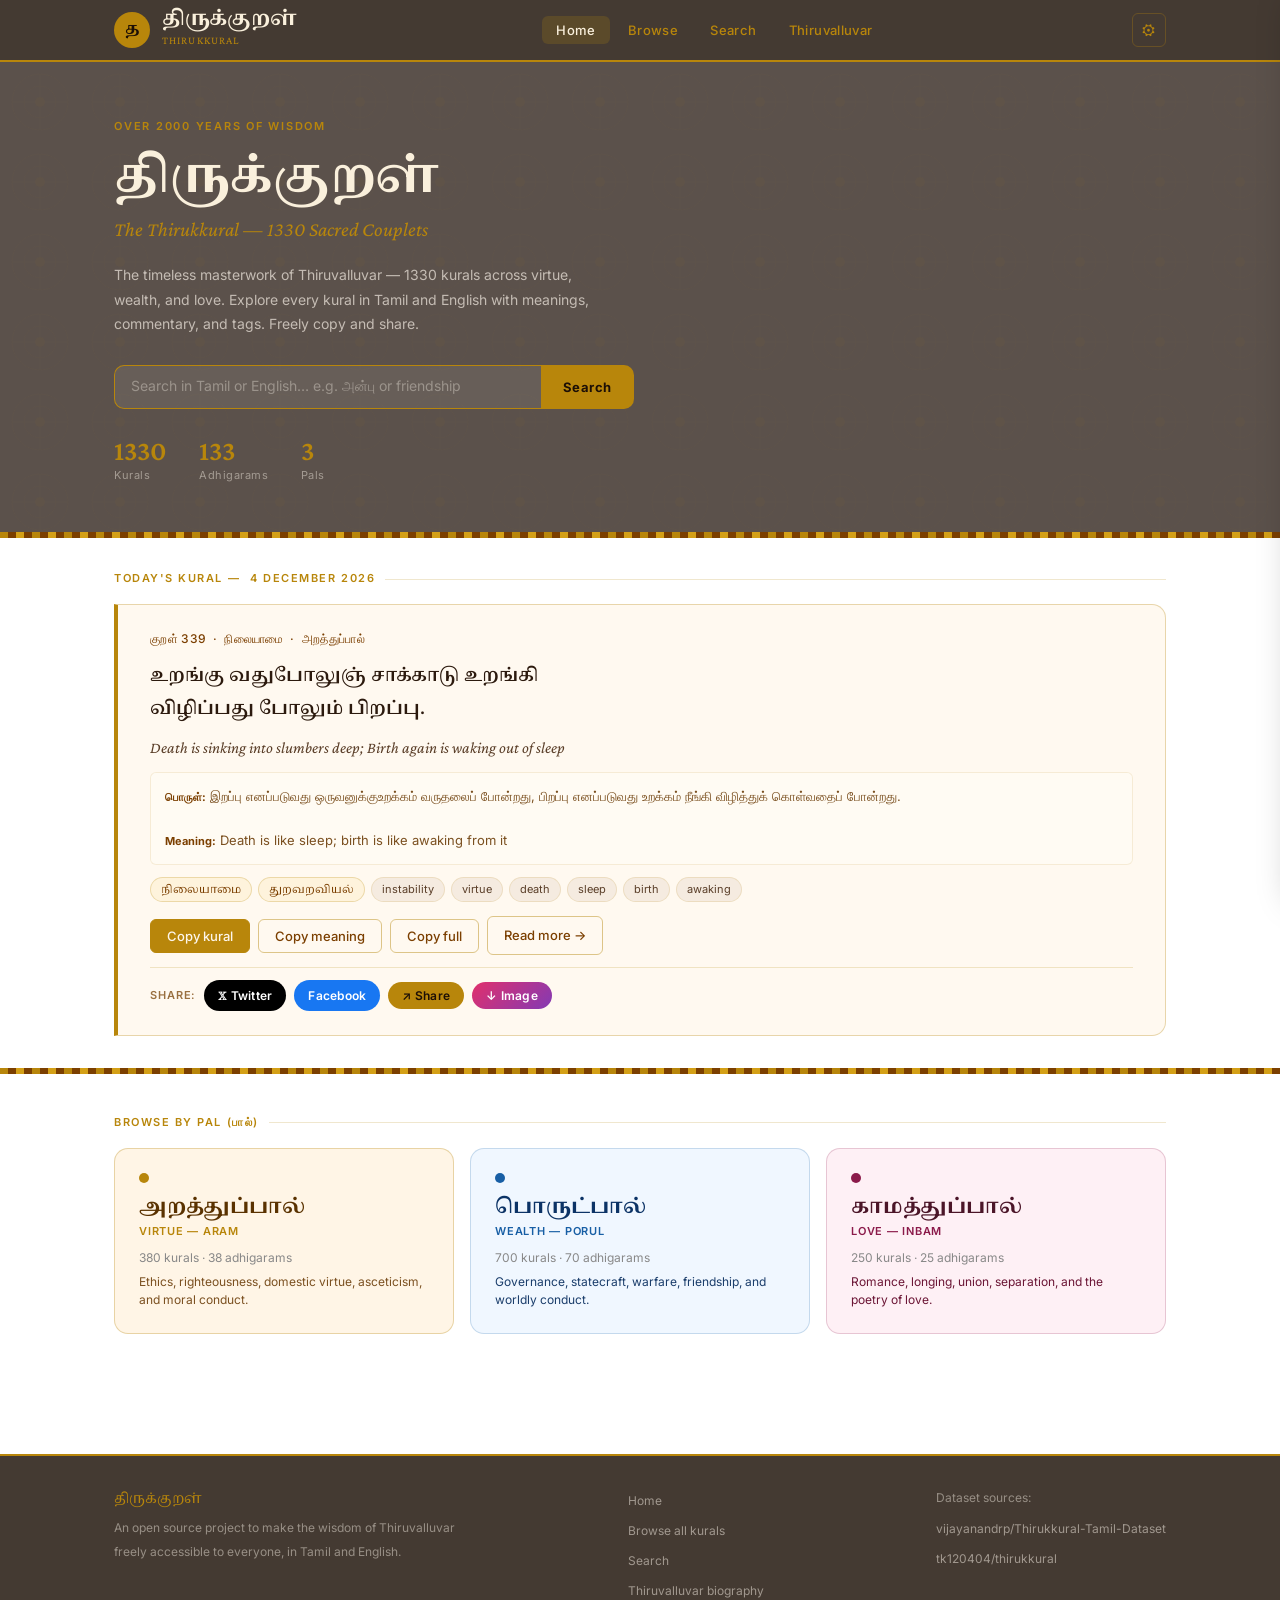
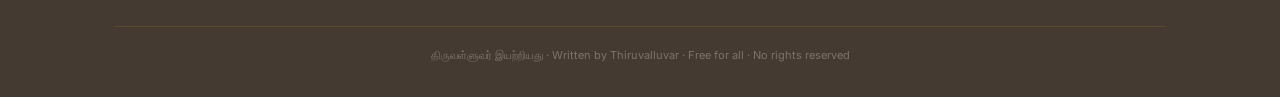
<file: index.html>
<!DOCTYPE html>
<html lang="ta">
<head>
  <meta charset="UTF-8" />
  <meta name="viewport" content="width=device-width, initial-scale=1.0" />
  <title>திருக்குறள் — Thirukkural | 1330 Sacred Couplets</title>
  <meta name="description" content="Explore all 1330 Thirukkural couplets by Thiruvalluvar in Tamil and English with meanings, tags, and search." />
  <link rel="stylesheet" href="css/style.css" />
</head>
<body>

  <!-- ===== NAVBAR ===== -->
  <nav class="navbar">
    <div class="container">
      <a href="index.html" class="navbar-logo">
        <div class="navbar-logo-circle">த</div>
        <div>
          <div class="navbar-logo-text">திருக்குறள்</div>
          <div class="navbar-logo-sub">Thirukkural</div>
        </div>
      </a>
      <ul class="navbar-links">
        <li><a href="index.html" class="active">Home</a></li>
        <li><a href="browse.html">Browse</a></li>
        <li><a href="search.html">Search</a></li>
        <li><a href="thiruvalluvar.html">Thiruvalluvar</a></li>
      </ul>
    </div>
  </nav>

  <!-- ===== HERO ===== -->
  <section class="hero">
    <!-- Kolam background pattern (pure CSS/SVG) -->
    <svg class="hero-kolam" xmlns="http://www.w3.org/2000/svg" width="100%" height="100%">
      <defs>
        <pattern id="kolam" x="0" y="0" width="80" height="80" patternUnits="userSpaceOnUse">
          <circle cx="40" cy="40" r="28" fill="none" stroke="#B8860B" stroke-width="0.6"/>
          <circle cx="40" cy="40" r="16" fill="none" stroke="#B8860B" stroke-width="0.6"/>
          <circle cx="40" cy="40" r="5" fill="#B8860B"/>
          <line x1="12" y1="40" x2="68" y2="40" stroke="#B8860B" stroke-width="0.4"/>
          <line x1="40" y1="12" x2="40" y2="68" stroke="#B8860B" stroke-width="0.4"/>
          <line x1="20" y1="20" x2="60" y2="60" stroke="#B8860B" stroke-width="0.3"/>
          <line x1="60" y1="20" x2="20" y2="60" stroke="#B8860B" stroke-width="0.3"/>
        </pattern>
      </defs>
      <rect width="100%" height="100%" fill="url(#kolam)"/>
    </svg>

    <div class="container">
      <div class="hero-content">
        <div class="hero-eyebrow">Over 2000 years of wisdom</div>
        <h1 class="hero-title-ta">திருக்குறள்</h1>
        <div class="hero-title-en">The Thirukkural — 1330 Sacred Couplets</div>
        <p class="hero-desc">
          The timeless masterwork of Thiruvalluvar — 1330 kurals across virtue, wealth,
          and love. Explore every kural in Tamil and English with meanings,
          commentary, and tags. Freely copy and share.
        </p>

        <!-- Search bar (goes to search.html) -->
        <div class="search-bar" style="max-width:520px">
          <input
            type="text"
            id="hero-search"
            placeholder="Search in Tamil or English… e.g. அன்பு or friendship"
            autocomplete="off"
          />
          <button onclick="heroSearch()">Search</button>
        </div>

        <div class="hero-stats">
          <div>
            <div class="hero-stat-num">1330</div>
            <div class="hero-stat-lbl">Kurals</div>
          </div>
          <div>
            <div class="hero-stat-num">133</div>
            <div class="hero-stat-lbl">Adhigarams</div>
          </div>
          <div>
            <div class="hero-stat-num">3</div>
            <div class="hero-stat-lbl">Pals</div>
          </div>
        </div>
      </div>
    </div>
  </section>

  <div class="temple-strip"></div>

  <!-- ===== KURAL OF THE DAY ===== -->
  <section class="kotd-section">
    <div class="container">
      <div class="section-label">
        Today's kural — <span class="today-date"></span>
      </div>
      <!-- Rendered by main.js → renderKuralOfTheDay() -->
      <div id="kotd-container"></div>
    </div>
  </section>

  <div class="temple-strip"></div>

  <!-- ===== BROWSE BY PAL ===== -->
  <section style="padding: 40px 0">
    <div class="container">
      <div class="section-label">Browse by Pal (பால்)</div>
      <div class="pal-grid">

        <a href="browse.html?pal=Virtue" class="pal-card pal-card-aram">
          <div class="pal-card-dot"></div>
          <div class="pal-card-name-ta">அறத்துப்பால்</div>
          <div class="pal-card-name-en">Virtue — Aram</div>
          <div class="pal-card-meta">380 kurals · 38 adhigarams</div>
          <div class="pal-card-desc">
            Ethics, righteousness, domestic virtue, asceticism, and moral conduct.
          </div>
        </a>

        <a href="browse.html?pal=Wealth" class="pal-card pal-card-porul">
          <div class="pal-card-dot"></div>
          <div class="pal-card-name-ta">பொருட்பால்</div>
          <div class="pal-card-name-en">Wealth — Porul</div>
          <div class="pal-card-meta">700 kurals · 70 adhigarams</div>
          <div class="pal-card-desc">
            Governance, statecraft, warfare, friendship, and worldly conduct.
          </div>
        </a>

        <a href="browse.html?pal=Love" class="pal-card pal-card-inbam">
          <div class="pal-card-dot"></div>
          <div class="pal-card-name-ta">காமத்துப்பால்</div>
          <div class="pal-card-name-en">Love — Inbam</div>
          <div class="pal-card-meta">250 kurals · 25 adhigarams</div>
          <div class="pal-card-desc">
            Romance, longing, union, separation, and the poetry of love.
          </div>
        </a>

      </div>
    </div>
  </section>

  <!-- ===== FOOTER ===== -->
  <footer class="footer">
    <div class="container">
      <div class="footer-inner">
        <div>
          <span class="footer-ta">திருக்குறள்</span>
          <span class="footer-text">
            An open source project to make the wisdom of Thiruvalluvar<br>
            freely accessible to everyone, in Tamil and English.
          </span>
        </div>
        <ul class="footer-links">
          <li><a href="index.html">Home</a></li>
          <li><a href="browse.html">Browse all kurals</a></li>
          <li><a href="search.html">Search</a></li>
          <li><a href="thiruvalluvar.html">Thiruvalluvar biography</a></li>
        </ul>
        <div>
          <div class="footer-text" style="margin-bottom:8px">Dataset sources:</div>
          <ul class="footer-links">
            <li><a href="https://github.com/vijayanandrp/Thirukkural-Tamil-Dataset" target="_blank">vijayanandrp/Thirukkural-Tamil-Dataset</a></li>
            <li><a href="https://github.com/tk120404/thirukkural" target="_blank">tk120404/thirukkural</a></li>
          </ul>
        </div>
      </div>
      <div style="margin-top:24px;padding-top:20px;border-top:1px solid rgba(180,134,11,0.2);font-size:11px;color:rgba(253,246,236,0.3);text-align:center">
        திருவள்ளுவர் இயற்றியது · Written by Thiruvalluvar · Free for all · No rights reserved
      </div>
    </div>
  </footer>

  <!-- Scripts: data first, then main logic -->
  <script src="data/kurals.js"></script>
  <script src="js/main.js"></script>
  <script>
    function heroSearch() {
      const q = document.getElementById("hero-search").value.trim();
      if (q) window.location.href = "search.html?q=" + encodeURIComponent(q);
    }
    document.getElementById("hero-search").addEventListener("keydown", e => {
      if (e.key === "Enter") heroSearch();
    });
  </script>

</body>
</html>
</file>
<file: css/style.css>
/* ============================================================
   THIRUKKURAL WEBSITE — MAIN STYLESHEET
   Font used: Noto Serif Tamil (Google Fonts) for Tamil text
              Crimson Pro (Google Fonts) for English couplets
   ============================================================ */

/* ---- GOOGLE FONTS (all variants for font switcher) ---- */
@import url('https://fonts.googleapis.com/css2?family=Noto+Serif+Tamil:wght@400;600;700&family=Noto+Sans+Tamil:wght@400;500;600;700&family=Catamaran:wght@400;600;700&family=Crimson+Pro:ital,wght@0,400;0,600;1,400;1,600&family=Playfair+Display:ital,wght@0,400;0,700;1,400&family=Inter:wght@400;500;600&display=swap');

/* ---- CSS VARIABLES (Design Tokens) ---- */
:root {
  /* Colors — Chola Temple palette */
  --color-stone:       #1C0F06;   /* deep dark background */
  --color-stone-mid:   #2C1A0E;   /* slightly lighter stone */
  --color-gold:        #B8860B;   /* primary gold */
  --color-gold-light:  #D4A017;   /* hover gold */
  --color-ivory:       #FDF6EC;   /* page background */
  --color-cream:       #FAF0DC;   /* sidebar / lighter panels */
  --color-parchment:   #FFF8ED;   /* card background */
  --color-lotus:       #8B1A4A;   /* love / inbam accent */
  --color-lotus-light: #C2185B;
  --color-blue:        #185FA5;   /* porul accent */
  --color-blue-light:  #5B8DD9;
  --color-copper:      #7B3F00;   /* text on light bg */
  --color-text-body:   #2C1A0E;
  --color-text-muted:  #7B5020;
  --color-text-faint:  #9A7040;
  --color-border:      rgba(180, 134, 11, 0.2);
  --color-border-strong: rgba(180, 134, 11, 0.45);

  /* Typography */
  --font-ui:     'Inter', sans-serif;
  --font-tamil:  'Noto Serif Tamil', serif;
  --font-english:'Crimson Pro', serif;

  /* Spacing */
  --space-xs: 4px;
  --space-sm: 8px;
  --space-md: 16px;
  --space-lg: 24px;
  --space-xl: 32px;

  /* Border radius */
  --radius-sm: 6px;
  --radius-md: 10px;
  --radius-lg: 14px;
  --radius-pill: 999px;

  /* Themed body background + glass component backgrounds */
  --bg-body:
    radial-gradient(ellipse 140% 80% at 10% 15%, rgba(184,134,11,0.10) 0%, transparent 55%),
    radial-gradient(ellipse 100% 70% at 90% 85%, rgba(123,63,0,0.07) 0%, transparent 50%),
    linear-gradient(160deg, #F8EDD5 0%, #F2E2BC 35%, #EDD8AA 65%, #F2E5C5 100%);
  --card-bg:         rgba(255, 248, 237, 0.82);
  --meaning-bg:      rgba(255, 252, 245, 0.76);
  --sidebar-bg:      rgba(253, 246, 236, 0.80);
  --navbar-bg-alpha: rgba(28, 15, 6, 0.82);
  --header-bg-alpha: rgba(28, 15, 6, 0.72);
}

/* ---- RESET & BASE ---- */
*, *::before, *::after { box-sizing: border-box; margin: 0; padding: 0; }
html { scroll-behavior: smooth; }
body {
  font-family: var(--font-ui);
  background-image:
    radial-gradient(ellipse 140% 80% at 10% 15%, rgba(184,134,11,0.08) 0%, transparent 55%),
    radial-gradient(ellipse 100% 70% at 90% 85%, rgba(123,63,0,0.06) 0%, transparent 50%),
    url('data:image/svg+xml;utf8,<svg xmlns="http://www.w3.org/2000/svg" width="800" height="800"><defs><pattern id="ornament" x="0" y="0" width="160" height="160" patternUnits="userSpaceOnUse" opacity="0.03"><path d="M80,40 Q100,60 80,80 Q60,60 80,40 M80,80 Q100,100 80,120 Q60,100 80,80 M40,80 Q60,60 80,80 Q60,100 40,80 M120,80 Q140,60 160,80 Q140,100 120,80" stroke="rgba(184,134,11,1)" fill="none" stroke-width="1"/></pattern></defs><rect width="800" height="800" fill="%23F8EDD5"/><rect width="800" height="800" fill="url(%23ornament)"/></svg>') center / cover,
    linear-gradient(160deg, #F8EDD5 0%, #F2E2BC 35%, #EDD8AA 65%, #F2E5C5 100%);
  background-attachment: fixed;
  background-size: cover, cover, cover, cover;
  color: var(--color-text-body);
  line-height: 1.6;
  font-size: 15px;
  min-height: 100vh;
}
a { color: var(--color-gold); text-decoration: none; }
a:hover { color: var(--color-gold-light); }
img { max-width: 100%; display: block; }

/* ---- LAYOUT ---- */
.container {
  max-width: 1100px;
  margin: 0 auto;
  padding: 0 var(--space-lg);
}

/* ---- DECORATIVE STRIP (temple border pattern) ---- */
.temple-strip {
  height: 6px;
  background: repeating-linear-gradient(
    90deg,
    var(--color-gold)       0px,
    var(--color-gold)       8px,
    var(--color-copper)     8px,
    var(--color-copper)     16px,
    var(--color-gold-light) 16px,
    var(--color-gold-light) 24px,
    var(--color-copper)     24px,
    var(--color-copper)     32px
  );
}

/* ---- NAVBAR ---- */
.navbar {
  background: var(--navbar-bg-alpha);
  backdrop-filter: blur(18px);
  -webkit-backdrop-filter: blur(18px);
  border-bottom: 2px solid var(--color-gold);
  position: sticky;
  top: 0;
  z-index: 100;
}
.navbar .container {
  display: flex;
  align-items: center;
  justify-content: space-between;
  height: 60px;
}
.navbar-logo {
  display: flex;
  align-items: center;
  gap: 12px;
  text-decoration: none;
}
.navbar-logo-circle {
  width: 36px;
  height: 36px;
  background: var(--color-gold);
  border-radius: 50%;
  display: flex;
  align-items: center;
  justify-content: center;
  font-family: var(--font-tamil);
  font-size: 16px;
  font-weight: 700;
  color: var(--color-stone);
  flex-shrink: 0;
}
.navbar-logo-text {
  font-family: var(--font-tamil);
  font-size: 20px;
  color: #FAF0DC;
  font-weight: 700;
  line-height: 1;
}
.navbar-logo-sub {
  font-family: var(--font-english);
  font-size: 11px;
  color: var(--color-gold);
  letter-spacing: 0.1em;
  text-transform: uppercase;
  margin-top: 2px;
}
.navbar-links {
  display: flex;
  align-items: center;
  gap: 4px;
  list-style: none;
}
.navbar-links a {
  font-size: 13px;
  font-weight: 500;
  padding: 6px 14px;
  border-radius: var(--radius-sm);
  color: var(--color-gold);
  letter-spacing: 0.03em;
  transition: background 0.15s;
}
.navbar-links a:hover { background: rgba(180,134,11,0.15); color: #FAF0DC; }
.navbar-links a.active { background: rgba(180,134,11,0.2); color: #FAF0DC; }

/* ---- SEARCH BAR ---- */
.search-bar {
  display: flex;
  gap: 0;
  max-width: 560px;
  width: 100%;
}
.search-bar input {
  flex: 1;
  height: 44px;
  border: 1.5px solid var(--color-gold);
  border-right: none;
  border-radius: var(--radius-md) 0 0 var(--radius-md);
  background: rgba(253, 246, 236, 0.08);
  color: #FAF0DC;
  font-size: 14px;
  padding: 0 16px;
  font-family: var(--font-tamil);
  outline: none;
  transition: background 0.15s;
}
.search-bar input::placeholder { color: rgba(253,246,236,0.35); font-family: var(--font-ui); }
.search-bar input:focus { background: rgba(253,246,236,0.12); border-color: var(--color-gold-light); }
.search-bar button {
  height: 44px;
  padding: 0 22px;
  background: var(--color-gold);
  border: none;
  border-radius: 0 var(--radius-md) var(--radius-md) 0;
  color: var(--color-stone);
  font-size: 13px;
  font-weight: 700;
  cursor: pointer;
  letter-spacing: 0.04em;
  transition: background 0.15s;
  font-family: var(--font-ui);
}
.search-bar button:hover { background: var(--color-gold-light); }

/* ---- BUTTONS ---- */
.btn {
  display: inline-flex;
  align-items: center;
  gap: 6px;
  font-size: 13px;
  font-weight: 500;
  padding: 8px 16px;
  border-radius: var(--radius-sm);
  border: 1px solid var(--color-border-strong);
  background: transparent;
  color: var(--color-copper);
  cursor: pointer;
  transition: all 0.15s;
  font-family: var(--font-ui);
}
.btn:hover { background: #FEF3DC; border-color: var(--color-gold); }
.btn-primary {
  background: var(--color-gold);
  color: var(--color-ivory);
  border-color: var(--color-gold);
}
.btn-primary:hover { background: var(--color-gold-light); }
.btn-sm { font-size: 12px; padding: 5px 12px; }
.btn-copied { background: #3B6D11 !important; color: #EAF3DE !important; border-color: #3B6D11 !important; }

/* ---- TAG PILLS ---- */
.tag {
  display: inline-block;
  font-size: 11px;
  padding: 3px 10px;
  border-radius: var(--radius-pill);
  cursor: pointer;
  transition: background 0.1s;
  border: 1px solid transparent;
}
.tag-ta {
  font-family: var(--font-tamil);
  background: #FEF3DC;
  color: var(--color-copper);
  border-color: rgba(180,134,11,0.25);
}
.tag-ta:hover { background: #F5E0A0; }
.tag-en {
  background: #F5EBE0;
  color: #5A3E28;
  border-color: rgba(180,134,11,0.15);
}
.tag-en:hover { background: #EDD8C0; }
.tag-love  { background: #FEF0F5; color: var(--color-lotus); border-color: rgba(139,26,74,0.25); }
.tag-porul { background: #EDF4FF; color: var(--color-blue);  border-color: rgba(24,95,165,0.2); }

/* ---- PAL COLOR BADGES ---- */
.pal-badge {
  display: inline-block;
  font-size: 11px;
  font-weight: 600;
  padding: 2px 10px;
  border-radius: var(--radius-pill);
  letter-spacing: 0.04em;
}
.pal-aram  { background: #FEF3DC; color: var(--color-copper); border: 1px solid rgba(180,134,11,0.3); }
.pal-porul { background: #EDF4FF; color: #0C3366;             border: 1px solid rgba(24,95,165,0.25); }
.pal-inbam { background: #FEF0F5; color: #4B1528;             border: 1px solid rgba(139,26,74,0.25); }

/* ---- KURAL CARD ---- */
.kural-card-link {
  display: block;
  text-decoration: none;
  color: inherit;
}
.kural-card {
  background: var(--card-bg);
  backdrop-filter: blur(10px);
  -webkit-backdrop-filter: blur(10px);
  border: 1px solid var(--color-border);
  border-radius: var(--radius-lg);
  padding: var(--space-lg);
  transition: border-color 0.15s, box-shadow 0.15s, transform 0.15s;
  margin-bottom: var(--space-md);
  cursor: pointer;
}
.kural-card-link:hover .kural-card {
  border-color: var(--color-gold);
  transform: translateY(-2px);
  box-shadow: 0 8px 24px rgba(0,0,0,0.12);
}
.kural-card-number {
  font-family: var(--font-english);
  font-size: 12px;
  font-weight: 600;
  color: var(--color-gold);
  letter-spacing: 0.05em;
  margin-bottom: 6px;
}
.kural-card-adhigaram {
  font-size: 11px;
  font-weight: 600;
  color: var(--color-text-faint);
  letter-spacing: 0.06em;
  text-transform: uppercase;
  margin-bottom: 10px;
}
.kural-text-ta {
  font-family: var(--font-tamil);
  font-size: 18px;
  line-height: 1.85;
  color: var(--color-text-body);
  font-weight: 600;
  margin-bottom: 8px;
}
.kural-text-en {
  font-family: var(--font-english);
  font-size: 16px;
  font-style: italic;
  color: #5A3E28;
  line-height: 1.6;
  margin-bottom: 12px;
}
.kural-meaning {
  font-size: 13px;
  color: var(--color-text-muted);
  line-height: 1.7;
  padding: 12px 14px;
  background: var(--meaning-bg);
  border-radius: var(--radius-sm);
  border: 1px solid rgba(180,134,11,0.12);
  margin-bottom: 12px;
}
.kural-meaning strong { font-size: 11px; color: var(--color-copper); }
.kural-tags { display: flex; flex-wrap: wrap; gap: 6px; margin-bottom: 14px; }
.kural-actions { display: flex; gap: 8px; flex-wrap: wrap; align-items: center; }

/* ---- VOTE BUTTONS ---- */
.kural-card-header {
  display: flex;
  align-items: flex-start;
  justify-content: space-between;
  gap: 12px;
  margin-bottom: 6px;
}
.kural-votes { display: flex; align-items: center; gap: 6px; flex-shrink: 0; }
.vote-btn {
  display: inline-flex;
  align-items: center;
  gap: 5px;
  padding: 5px 12px;
  border-radius: var(--radius-pill);
  border: 1px solid var(--color-border);
  background: transparent;
  color: var(--color-text-faint);
  font-size: 12px;
  font-weight: 600;
  cursor: pointer;
  transition: all 0.15s;
  font-family: var(--font-ui);
  line-height: 1;
  white-space: nowrap;
}
.vote-btn:hover { border-color: var(--color-border-strong); color: var(--color-text-muted); background: rgba(180,134,11,0.06); }
.vote-btn-up.voted  { background: rgba(76,175,80,0.1);  border-color: #4CAF50; color: #4CAF50; }
.vote-btn-down.voted { background: rgba(239,83,80,0.1); border-color: #EF5350; color: #EF5350; }
.vote-count { min-width: 12px; text-align: center; }

/* ---- SECTION LABELS ---- */
.section-label {
  font-size: 11px;
  letter-spacing: 0.14em;
  text-transform: uppercase;
  color: var(--color-gold);
  font-weight: 600;
  margin-bottom: 16px;
  display: flex;
  align-items: center;
  gap: 10px;
}
.section-label::after {
  content: '';
  flex: 1;
  height: 1px;
  background: var(--color-border);
}

/* ---- PAL CARDS (homepage) ---- */
.pal-grid {
  display: grid;
  grid-template-columns: repeat(3, minmax(0, 1fr));
  gap: 16px;
  margin-bottom: var(--space-xl);
}
.pal-card {
  border-radius: var(--radius-lg);
  padding: var(--space-lg);
  cursor: pointer;
  border: 1px solid transparent;
  transition: all 0.2s;
  text-decoration: none;
  display: block;
}
.pal-card-aram  { background: #FFF5E6; border-color: rgba(180,134,11,0.3); }
.pal-card-porul { background: #F0F7FF; border-color: rgba(24,95,165,0.2); }
.pal-card-inbam { background: #FEF0F5; border-color: rgba(139,26,74,0.2); }
.pal-card:hover { transform: translateY(-3px); }
.pal-card-aram:hover  { border-color: var(--color-gold); }
.pal-card-porul:hover { border-color: var(--color-blue); }
.pal-card-inbam:hover { border-color: var(--color-lotus); }
.pal-card-dot { width: 10px; height: 10px; border-radius: 50%; margin-bottom: 12px; }
.pal-card-aram  .pal-card-dot { background: var(--color-gold); }
.pal-card-porul .pal-card-dot { background: var(--color-blue); }
.pal-card-inbam .pal-card-dot { background: var(--color-lotus); }
.pal-card-name-ta {
  font-family: var(--font-tamil);
  font-size: 20px;
  font-weight: 700;
  margin-bottom: 2px;
  line-height: 1.3;
}
.pal-card-aram  .pal-card-name-ta { color: #5A3200; }
.pal-card-porul .pal-card-name-ta { color: #0C3366; }
.pal-card-inbam .pal-card-name-ta { color: #4B1528; }
.pal-card-name-en {
  font-size: 11px;
  font-weight: 600;
  letter-spacing: 0.07em;
  text-transform: uppercase;
  margin-bottom: 8px;
}
.pal-card-aram  .pal-card-name-en { color: var(--color-gold); }
.pal-card-porul .pal-card-name-en { color: var(--color-blue); }
.pal-card-inbam .pal-card-name-en { color: var(--color-lotus); }
.pal-card-meta  { font-size: 12px; color: #888; margin-bottom: 6px; }
.pal-card-desc  { font-size: 12px; line-height: 1.5; }
.pal-card-aram  .pal-card-desc { color: #7B5020; }
.pal-card-porul .pal-card-desc { color: #1A3D6B; }
.pal-card-inbam .pal-card-desc { color: #6B1535; }

/* ---- HERO (homepage) ---- */
.hero {
  background: var(--header-bg-alpha);
  backdrop-filter: blur(14px);
  -webkit-backdrop-filter: blur(14px);
  padding: 56px 0 48px;
  position: relative;
  overflow: hidden;
}
.hero-kolam {
  position: absolute;
  top: 0; left: 0; right: 0; bottom: 0;
  opacity: 0.04;
  pointer-events: none;
}
.hero-content { position: relative; z-index: 1; max-width: 640px; }
.hero-eyebrow {
  font-size: 11px;
  letter-spacing: 0.16em;
  text-transform: uppercase;
  color: var(--color-gold);
  font-weight: 600;
  margin-bottom: 14px;
}
.hero-title-ta {
  font-family: var(--font-tamil);
  font-size: 48px;
  font-weight: 700;
  color: #FAF0DC;
  line-height: 1.2;
  margin-bottom: 6px;
}
.hero-title-en {
  font-family: var(--font-english);
  font-size: 20px;
  font-style: italic;
  color: var(--color-gold);
  margin-bottom: 18px;
}
.hero-desc {
  font-size: 14px;
  color: rgba(253,246,236,0.65);
  line-height: 1.75;
  max-width: 500px;
  margin-bottom: 28px;
}
.hero-stats {
  display: flex;
  gap: 32px;
  margin-top: 28px;
}
.hero-stat-num {
  font-family: var(--font-english);
  font-size: 28px;
  font-weight: 600;
  color: var(--color-gold);
  line-height: 1;
}
.hero-stat-lbl {
  font-size: 11px;
  color: rgba(253,246,236,0.45);
  letter-spacing: 0.05em;
  margin-top: 2px;
}

/* ---- KURAL OF THE DAY ---- */
.kotd-section { padding: var(--space-xl) 0; }
.kotd-card {
  background: var(--card-bg);
  backdrop-filter: blur(10px);
  -webkit-backdrop-filter: blur(10px);
  border: 1px solid rgba(180,134,11,0.3);
  border-left: 4px solid var(--color-gold);
  border-radius: 0 var(--radius-lg) var(--radius-lg) 0;
  padding: var(--space-lg) var(--space-xl);
}
.kotd-meta { font-size: 12px; color: var(--color-copper); font-weight: 500; margin-bottom: 12px; letter-spacing: 0.03em; }

/* ---- BROWSE PAGE LAYOUT ---- */
.browse-layout {
  display: grid;
  grid-template-columns: 240px 1fr;
  gap: 0;
  min-height: 70vh;
}
.browse-sidebar {
  background: var(--sidebar-bg);
  backdrop-filter: blur(10px);
  -webkit-backdrop-filter: blur(10px);
  border-right: 1px solid var(--color-border);
  padding: 12px 10px;
  align-self: start;
  position: sticky;
  top: 0;
}
.browse-sidebar::-webkit-scrollbar {
  display: none;
}
.browse-sidebar {
  -ms-overflow-style: none;
  scrollbar-width: none;
}
.browse-main { padding: var(--space-lg); }

.adhigaram-list { list-style: none; }
.adhigaram-item {
  padding: 5px 8px;
  border-radius: var(--radius-sm);
  cursor: pointer;
  transition: background 0.1s;
  margin-bottom: 1px;
}
.adhigaram-item:hover { background: rgba(180,134,11,0.1); }
.adhigaram-item.active { background: rgba(180,134,11,0.18); border-left: 3px solid var(--color-gold); padding-left: 5px; }
.adhigaram-item-ta { font-family: var(--font-tamil); font-size: 11px; color: var(--color-text-body); font-weight: 600; }
.adhigaram-item-en { font-size: 9px; color: var(--color-text-faint); margin-top: 0px; }

/* ---- SEARCH PAGE ---- */
.search-result-card {
  background: var(--card-bg);
  backdrop-filter: blur(10px);
  -webkit-backdrop-filter: blur(10px);
  border: 1px solid var(--color-border);
  border-radius: var(--radius-lg);
  padding: var(--space-lg);
  margin-bottom: var(--space-md);
  cursor: pointer;
  transition: all 0.15s;
  position: relative;
}
.search-result-card:hover { border-color: var(--color-gold); background: #FFF8ED; }
.search-result-card.featured { border-left: 4px solid var(--color-lotus); background: #FFF5F9; }
.breadcrumb { display: flex; align-items: center; gap: 6px; margin-bottom: 8px; font-size: 11px; }
.breadcrumb-sep { color: #C0A88A; }
mark.highlight {
  background: #FEF3DC;
  color: var(--color-copper);
  border-radius: 3px;
  padding: 0 2px;
  font-style: normal;
  font-weight: 600;
}

/* ---- DETAIL PAGE ---- */
.detail-kural-block {
  background: var(--navbar-bg-alpha);
  backdrop-filter: blur(12px);
  -webkit-backdrop-filter: blur(12px);
  border-radius: var(--radius-lg);
  padding: var(--space-xl);
  margin-bottom: var(--space-lg);
}
.detail-kural-ta {
  font-family: var(--font-tamil);
  font-size: 26px;
  font-weight: 700;
  color: #FAF0DC;
  line-height: 1.9;
  margin-bottom: 12px;
}
.detail-couplet-en {
  font-family: var(--font-english);
  font-size: 18px;
  font-style: italic;
  color: var(--color-gold);
  line-height: 1.65;
}
.detail-nav { display: flex; justify-content: space-between; align-items: center; margin-top: var(--space-lg); }

/* ---- BIOGRAPHY PAGE ---- */
.bio-hero {
  background: var(--header-bg-alpha);
  backdrop-filter: blur(14px);
  -webkit-backdrop-filter: blur(14px);
  padding: 48px 0;
  margin-bottom: var(--space-xl);
}
.bio-avatar {
  width: 100px;
  height: 100px;
  border-radius: 50%;
  background: var(--color-gold);
  display: flex;
  align-items: center;
  justify-content: center;
  font-family: var(--font-tamil);
  font-size: 40px;
  color: var(--color-stone);
  font-weight: 700;
  margin-bottom: var(--space-md);
}
.bio-name-ta { font-family: var(--font-tamil); font-size: 36px; color: #FAF0DC; font-weight: 700; }
.bio-name-en { font-family: var(--font-english); font-size: 18px; color: var(--color-gold); font-style: italic; margin-top: 4px; }

/* ---- FOOTER ---- */
.footer {
  background: var(--navbar-bg-alpha);
  backdrop-filter: blur(16px);
  -webkit-backdrop-filter: blur(16px);
  padding: 32px 0;
  margin-top: 48px;
  border-top: 2px solid var(--color-gold);
}
.footer-inner {
  display: flex;
  align-items: flex-start;
  justify-content: space-between;
  gap: var(--space-xl);
}
.footer-ta { font-family: var(--font-tamil); font-size: 14px; color: var(--color-gold); display: block; margin-bottom: 4px; }
.footer-text { font-size: 12px; color: rgba(253,246,236,0.45); line-height: 1.6; }
.footer-links { list-style: none; display: flex; flex-direction: column; gap: 6px; }
.footer-links a { font-size: 12px; color: rgba(253,246,236,0.5); transition: color 0.15s; }
.footer-links a:hover { color: var(--color-gold); }

/* ---- TAG FILTER BAR ---- */
.tag-filter-bar {
  display: flex;
  align-items: center;
  gap: 8px;
  padding: 10px 16px;
  background: #FFF8ED;
  border: 1px solid rgba(184,134,11,0.35);
  border-radius: var(--radius-sm);
  margin-bottom: 16px;
  font-size: 13px;
  flex-wrap: wrap;
}
.tag-filter-bar-label { color: var(--color-text-muted); }
.tag-filter-bar-tag { font-weight: 700; color: var(--color-copper); }
.tag-filter-bar-clear {
  margin-left: auto;
  font-size: 11px;
  color: var(--color-text-faint);
  cursor: pointer;
  border: 1px solid var(--color-border);
  border-radius: var(--radius-pill);
  padding: 3px 10px;
  background: transparent;
  font-family: var(--font-ui);
  transition: all 0.15s;
}
.tag-filter-bar-clear:hover { color: var(--color-copper); border-color: var(--color-gold); background: #FEF3DC; }

/* ---- PAGINATION ---- */
.pagination-controls {
  display: flex;
  align-items: center;
  justify-content: center;
  gap: 16px;
  padding: 24px 16px;
  margin-top: 32px;
}
.pagination-controls .btn:disabled {
  opacity: 0.5;
  cursor: not-allowed;
}
.pagination-info {
  font-size: 13px;
  color: var(--color-text-muted);
  font-weight: 500;
  min-width: 120px;
  text-align: center;
}

/* ---- SOCIAL SHARE ---- */
.share-section {
  display: flex;
  flex-wrap: wrap;
  gap: 8px;
  align-items: center;
  padding-top: 12px;
  margin-top: 12px;
  border-top: 1px solid var(--color-border);
}
.share-label {
  font-size: 11px;
  font-weight: 600;
  letter-spacing: 0.08em;
  text-transform: uppercase;
  color: var(--color-text-faint);
}
.share-btn {
  display: inline-flex;
  align-items: center;
  gap: 5px;
  font-size: 12px;
  font-weight: 600;
  padding: 6px 14px;
  border-radius: var(--radius-pill);
  border: none;
  cursor: pointer;
  text-decoration: none;
  transition: opacity 0.15s, transform 0.1s;
  font-family: var(--font-ui);
  letter-spacing: 0.02em;
}
.share-btn:hover { opacity: 0.85; transform: translateY(-1px); color: inherit; }
.share-btn:active { transform: translateY(0); }
.share-btn-twitter  { background: #000; color: #fff; }
.share-btn-facebook { background: #1877F2; color: #fff; }
.share-btn-image    { background: linear-gradient(135deg, #E1306C, #833AB4); color: #fff; }
.share-btn-web      { background: var(--color-gold); color: var(--color-stone); }

/* ============================================================
   THEMES
   Apply via <html data-theme="silk|dawn|forest">
   Default (no attribute) = Chola Temple
   ============================================================ */

[data-theme="silk"] {
  --color-stone:       #2D0015;
  --color-stone-mid:   #4A0025;
  --color-gold:        #D4AF37;
  --color-gold-light:  #F0C040;
  --color-ivory:       #FFF8F5;
  --color-cream:       #FAEAF0;
  --color-parchment:   #FFF0F5;
  --color-lotus:       #8B1A4A;
  --color-copper:      #7B002A;
  --color-text-body:   #3A0015;
  --color-text-muted:  #7B003A;
  --color-text-faint:  #A04060;
  --color-border:      rgba(212,175,55,0.2);
  --color-border-strong: rgba(212,175,55,0.5);
  --bg-body:
    repeating-linear-gradient(45deg, rgba(212,175,55,0.05) 0, rgba(212,175,55,0.05) 1px, transparent 1px, transparent 40px),
    repeating-linear-gradient(-45deg, rgba(212,175,55,0.05) 0, rgba(212,175,55,0.05) 1px, transparent 1px, transparent 40px),
    radial-gradient(ellipse 130% 70% at 15% 25%, rgba(180,0,90,0.09) 0%, transparent 55%),
    radial-gradient(ellipse 90% 60% at 85% 80%, rgba(120,0,60,0.07) 0%, transparent 50%),
    linear-gradient(135deg, #FCE8F2 0%, #F5D5E8 40%, #EEC8DC 70%, #F5DFF0 100%);
  --card-bg:         rgba(255, 242, 250, 0.82);
  --meaning-bg:      rgba(255, 248, 253, 0.76);
  --sidebar-bg:      rgba(251, 236, 246, 0.80);
  --navbar-bg-alpha: rgba(45, 0, 21, 0.82);
  --header-bg-alpha: rgba(45, 0, 21, 0.72);
}

[data-theme="dawn"] {
  --color-stone:       #2B1500;
  --color-stone-mid:   #3D2000;
  --color-gold:        #E07B00;
  --color-gold-light:  #F5A020;
  --color-ivory:       #FFFAF2;
  --color-cream:       #FFF3E0;
  --color-parchment:   #FFFBF0;
  --color-lotus:       #C53030;
  --color-copper:      #7A3500;
  --color-text-body:   #2B1500;
  --color-text-muted:  #7A4010;
  --color-text-faint:  #A06020;
  --color-border:      rgba(224,123,0,0.2);
  --color-border-strong: rgba(224,123,0,0.45);
  --bg-body:
    radial-gradient(ellipse 90% 55% at 50% 95%, rgba(255,120,0,0.20) 0%, transparent 55%),
    radial-gradient(ellipse 70% 45% at 20% 75%, rgba(255,80,20,0.12) 0%, transparent 45%),
    radial-gradient(ellipse 60% 35% at 80% 60%, rgba(255,150,50,0.09) 0%, transparent 40%),
    linear-gradient(175deg, #FFF5E5 0%, #FFE8C5 30%, #FFD89A 60%, #FFE8C5 85%, #FFF5E5 100%);
  --card-bg:         rgba(255, 251, 242, 0.82);
  --meaning-bg:      rgba(255, 253, 246, 0.76);
  --sidebar-bg:      rgba(255, 248, 235, 0.80);
  --navbar-bg-alpha: rgba(43, 21, 0, 0.82);
  --header-bg-alpha: rgba(43, 21, 0, 0.72);
}

[data-theme="forest"] {
  --color-stone:       #0A1F0A;
  --color-stone-mid:   #162B16;
  --color-gold:        #7B9B3A;
  --color-gold-light:  #9DB84A;
  --color-ivory:       #F5FAF0;
  --color-cream:       #EAF5E0;
  --color-parchment:   #F5FBF0;
  --color-lotus:       #C2185B;
  --color-copper:      #2D5016;
  --color-text-body:   #0F2D0F;
  --color-text-muted:  #3D6020;
  --color-text-faint:  #5D8040;
  --color-border:      rgba(123,155,58,0.2);
  --color-border-strong: rgba(123,155,58,0.45);
  --bg-body:
    radial-gradient(ellipse 110% 55% at 50% 0%, rgba(40,120,20,0.13) 0%, transparent 52%),
    radial-gradient(ellipse 80% 65% at 85% 90%, rgba(20,80,10,0.10) 0%, transparent 48%),
    radial-gradient(ellipse 65% 45% at 10% 60%, rgba(55,140,25,0.08) 0%, transparent 42%),
    linear-gradient(155deg, #EEF8E6 0%, #E1F1D6 35%, #D4E9C6 65%, #E5F3DD 100%);
  --card-bg:         rgba(245, 252, 240, 0.82);
  --meaning-bg:      rgba(248, 255, 244, 0.76);
  --sidebar-bg:      rgba(240, 250, 234, 0.80);
  --navbar-bg-alpha: rgba(10, 31, 10, 0.82);
  --header-bg-alpha: rgba(10, 31, 10, 0.72);
}

[data-theme="pearl"] {
  --color-stone:       #1A2A3A;
  --color-stone-mid:   #243447;
  --color-gold:        #4DB6AC;
  --color-gold-light:  #80CBC4;
  --color-ivory:       #F5FFFE;
  --color-cream:       #E8F8F7;
  --color-parchment:   #F0FFFD;
  --color-lotus:       #8B1A4A;
  --color-copper:      #00695C;
  --color-text-body:   #1A2A3A;
  --color-text-muted:  #2A5046;
  --color-text-faint:  #4A7870;
  --color-border:      rgba(77,182,172,0.2);
  --color-border-strong: rgba(77,182,172,0.45);
  --bg-body:
    radial-gradient(ellipse 110% 55% at 50% 100%, rgba(77,182,172,0.16) 0%, transparent 55%),
    radial-gradient(ellipse 80% 50% at 82% 25%, rgba(100,200,220,0.11) 0%, transparent 48%),
    radial-gradient(ellipse 60% 40% at 12% 65%, rgba(60,165,175,0.09) 0%, transparent 42%),
    linear-gradient(135deg, #E8F7FA 0%, #D5EFF5 40%, #C5E5F0 70%, #D5EFF5 100%);
  --card-bg:         rgba(240, 252, 255, 0.82);
  --meaning-bg:      rgba(244, 255, 255, 0.76);
  --sidebar-bg:      rgba(235, 250, 255, 0.80);
  --navbar-bg-alpha: rgba(26, 42, 58, 0.82);
  --header-bg-alpha: rgba(26, 42, 58, 0.72);
}

/* ============================================================
   FONT VARIANTS
   Apply via <html data-font="sans|modern">
   Default (no attribute) = serif
   ============================================================ */

[data-font="sans"] {
  --font-tamil:   'Noto Sans Tamil', sans-serif;
  --font-english: 'Inter', sans-serif;
  --font-ui:      'Inter', sans-serif;
}

[data-font="modern"] {
  --font-tamil:   'Catamaran', sans-serif;
  --font-english: 'Playfair Display', serif;
  --font-ui:      'Inter', sans-serif;
}

/* ============================================================
   SETTINGS PANEL
   ============================================================ */

.settings-overlay {
  display: none;
  position: fixed; inset: 0;
  background: rgba(0,0,0,0.4);
  z-index: 199;
}
.settings-overlay.open { display: block; }

.settings-panel {
  position: fixed;
  top: 0; right: -340px;
  width: 320px;
  height: 100vh;
  background: var(--color-ivory);
  border-left: 2px solid var(--color-gold);
  box-shadow: -8px 0 32px rgba(0,0,0,0.25);
  z-index: 200;
  transition: right 0.28s cubic-bezier(0.4,0,0.2,1);
  overflow-y: auto;
  display: flex;
  flex-direction: column;
}
.settings-panel.open { right: 0; }

.settings-panel-header {
  background: var(--color-stone);
  padding: 16px 20px;
  display: flex;
  align-items: center;
  justify-content: space-between;
  border-bottom: 1px solid var(--color-gold);
  position: sticky; top: 0;
}
.settings-panel-title {
  font-size: 13px;
  font-weight: 700;
  letter-spacing: 0.1em;
  text-transform: uppercase;
  color: var(--color-gold);
}
.settings-close-btn {
  background: none; border: none; cursor: pointer;
  color: rgba(253,246,236,0.6); font-size: 20px; line-height: 1;
  transition: color 0.15s;
}
.settings-close-btn:hover { color: #FAF0DC; }

.settings-body { padding: 20px; flex: 1; }
.settings-section { margin-bottom: 28px; }
.settings-section-title {
  font-size: 10px;
  font-weight: 700;
  letter-spacing: 0.14em;
  text-transform: uppercase;
  color: var(--color-text-faint);
  margin-bottom: 14px;
  padding-bottom: 6px;
  border-bottom: 1px solid var(--color-border);
}

/* Theme swatches */
.theme-grid { display: grid; grid-template-columns: 1fr 1fr; gap: 10px; }
.theme-swatch {
  border-radius: var(--radius-md);
  padding: 12px 10px;
  cursor: pointer;
  border: 2px solid transparent;
  transition: all 0.15s;
  text-align: center;
}
.theme-swatch.active { border-color: var(--color-gold); }
.theme-swatch:hover { transform: translateY(-2px); box-shadow: 0 4px 12px rgba(0,0,0,0.15); }
.theme-swatch-dot {
  width: 24px; height: 24px; border-radius: 50%;
  margin: 0 auto 6px;
  border: 2px solid rgba(255,255,255,0.3);
}
.theme-swatch-name { font-size: 11px; font-weight: 600; }

.swatch-chola  { background: #1C0F06; }
.swatch-chola  .theme-swatch-dot { background: #B8860B; }
.swatch-chola  .theme-swatch-name { color: #D4A017; }
.swatch-silk   { background: #2D0015; }
.swatch-silk   .theme-swatch-dot { background: #D4AF37; }
.swatch-silk   .theme-swatch-name { color: #D4AF37; }
.swatch-dawn   { background: #2B1500; }
.swatch-dawn   .theme-swatch-dot { background: #E07B00; }
.swatch-dawn   .theme-swatch-name { color: #F5A020; }
.swatch-forest { background: #0A1F0A; }
.swatch-forest .theme-swatch-dot { background: #7B9B3A; }
.swatch-forest .theme-swatch-name { color: #9DB84A; }
.swatch-pearl  { background: #1A2A3A; }
.swatch-pearl  .theme-swatch-dot { background: #4DB6AC; }
.swatch-pearl  .theme-swatch-name { color: #80CBC4; }

/* Font options */
.font-options { display: flex; flex-direction: column; gap: 8px; }
.font-option {
  border: 1.5px solid var(--color-border);
  border-radius: var(--radius-sm);
  padding: 10px 14px;
  cursor: pointer;
  transition: all 0.15s;
  background: var(--color-parchment);
}
.font-option.active { border-color: var(--color-gold); background: #FFF8E0; }
.font-option:hover { border-color: var(--color-gold); }
.font-option-label { font-size: 12px; font-weight: 600; color: var(--color-text-muted); margin-bottom: 3px; }
.font-option-preview { font-size: 15px; color: var(--color-text-body); }

/* Settings trigger button */
.navbar-settings-btn {
  background: none;
  border: 1px solid rgba(184,134,11,0.3);
  border-radius: var(--radius-sm);
  color: var(--color-gold);
  font-size: 16px;
  width: 34px; height: 34px;
  display: flex; align-items: center; justify-content: center;
  cursor: pointer;
  transition: all 0.15s;
}
.navbar-settings-btn:hover { background: rgba(184,134,11,0.15); border-color: var(--color-gold); }

/* ============================================================
   MOBILE NAVIGATION
   ============================================================ */

.hamburger-btn {
  display: none;
  background: none;
  border: none;
  cursor: pointer;
  padding: 6px;
  flex-direction: column;
  gap: 5px;
  align-items: center;
  justify-content: center;
}
.hamburger-btn span {
  display: block;
  width: 22px; height: 2px;
  background: var(--color-gold);
  border-radius: 2px;
  transition: all 0.2s;
}

.mobile-nav {
  display: none;
  position: fixed;
  top: 0; left: 0; right: 0;
  background: var(--color-stone);
  border-bottom: 2px solid var(--color-gold);
  padding: 70px 24px 24px;
  z-index: 98;
  box-shadow: 0 8px 32px rgba(0,0,0,0.4);
}
.mobile-nav.open { display: block; }
.mobile-nav a {
  display: block;
  padding: 14px 0;
  font-size: 18px;
  font-weight: 500;
  color: rgba(253,246,236,0.7);
  border-bottom: 1px solid rgba(184,134,11,0.15);
  letter-spacing: 0.02em;
}
.mobile-nav a:hover, .mobile-nav a.active { color: var(--color-gold); }

/* ============================================================
   RESPONSIVE — Tablet (769–1024px)
   ============================================================ */
@media (max-width: 1024px) and (min-width: 769px) {
  .browse-layout { grid-template-columns: 200px 1fr; }
  .pal-grid { grid-template-columns: repeat(3, 1fr); }
  .hero-title-ta { font-size: 38px; }
  .container { padding: 0 var(--space-md); }
}

/* ============================================================
   RESPONSIVE — Mobile (≤768px)
   ============================================================ */
@media (max-width: 768px) {
  /* Layout */
  .pal-grid { grid-template-columns: 1fr; gap: 10px; }
  .browse-layout { grid-template-columns: 1fr; }
  .browse-sidebar { display: none; }
  .browse-main { padding: var(--space-md); }
  .footer-inner { flex-direction: column; gap: var(--space-md); }
  .container { padding: 0 var(--space-md); }

  /* Hero */
  .hero { padding: 36px 0 32px; }
  .hero-title-ta { font-size: 30px; }
  .hero-title-en { font-size: 16px; }
  .hero-stats { gap: 20px; }
  .hero-stat-num { font-size: 22px; }

  /* Navbar */
  .navbar-links { display: none; }
  .hamburger-btn { display: flex; }

  /* Kural cards */
  .kural-card { padding: var(--space-md); }
  .kural-text-ta { font-size: 16px; }
  .kural-text-en { font-size: 14px; }
  .kural-actions { gap: 6px; }
  .kural-actions .btn { font-size: 11px; padding: 5px 10px; }

  /* Kural of the Day */
  .kotd-card { padding: var(--space-md); }
  .share-section { gap: 6px; }
  .share-btn { font-size: 11px; padding: 5px 11px; }

  /* Detail page */
  .meaning-grid { grid-template-columns: 1fr !important; }
  .detail-kural-ta { font-size: 20px; }
  .detail-couplet-en { font-size: 15px; }
  .detail-nav { flex-wrap: wrap; gap: 8px; }
  .detail-nav span { display: none; }

  /* Settings panel */
  .settings-panel { width: 100%; right: -100%; }

  /* Buttons full-width on very small screens */
  @media (max-width: 400px) {
    .kural-actions { flex-direction: column; }
    .kural-actions .btn { width: 100%; justify-content: center; }
  }
}
</file>
